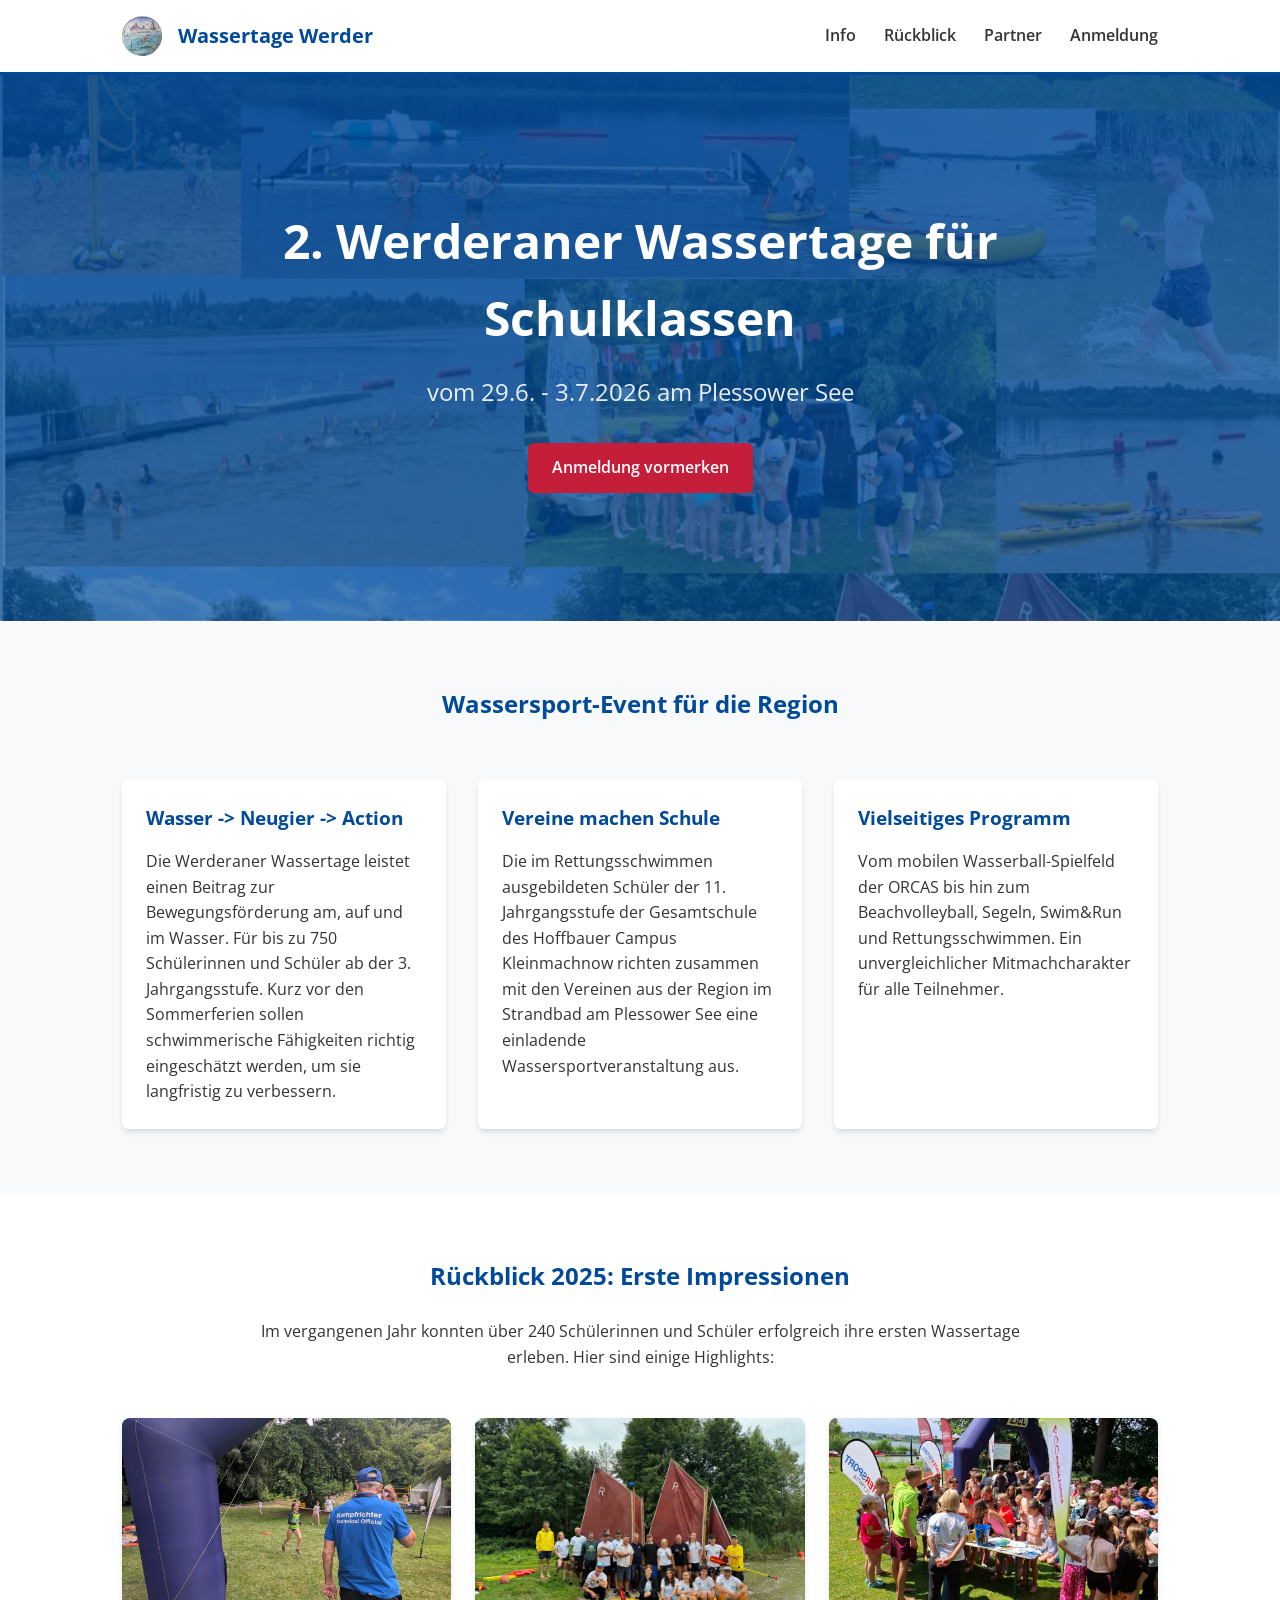
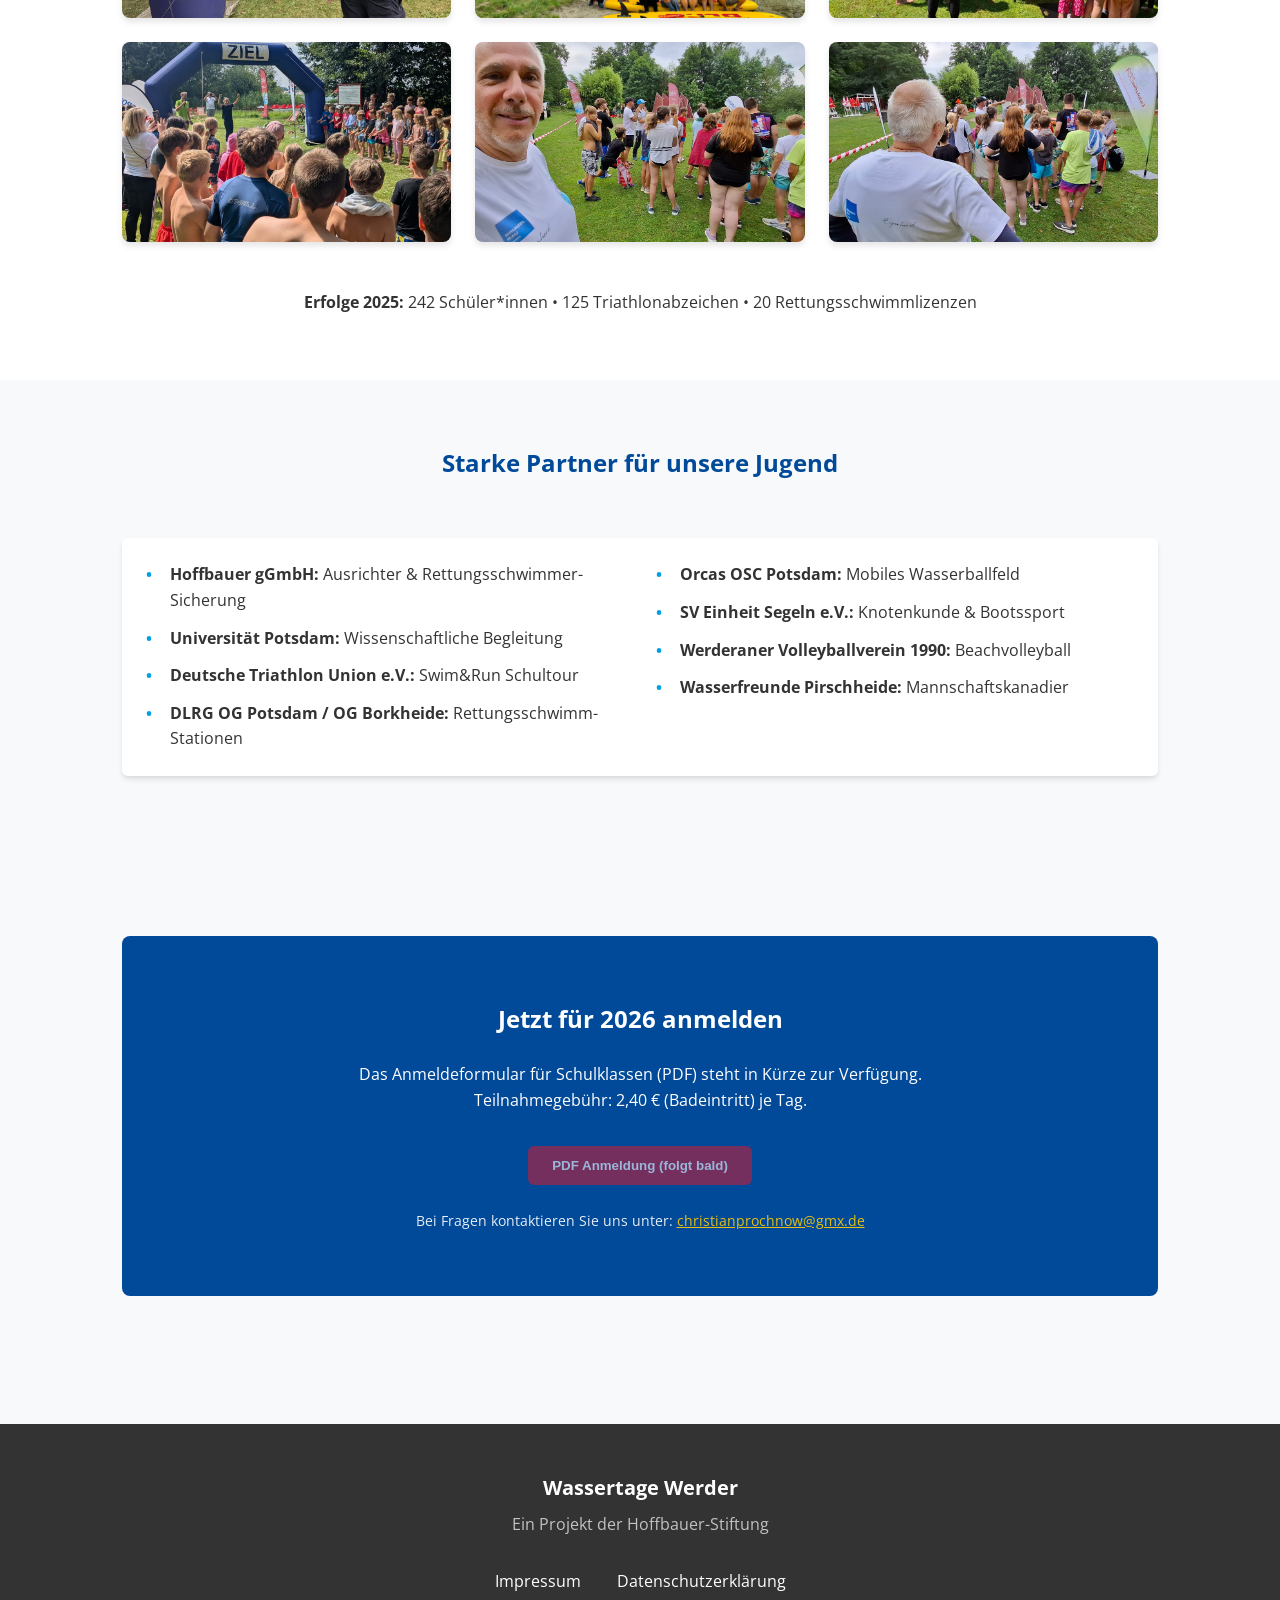
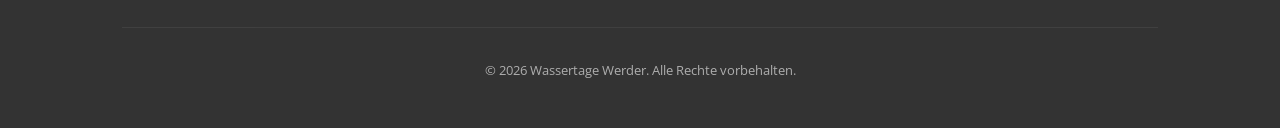
<file: index.html>
<!DOCTYPE html>
<html lang="de">
<head>
    <meta charset="UTF-8">
    <meta name="viewport" content="width=device-width, initial-scale=1.0">
    <title>Wassertage Werder 2026 | 2. Werderaner Wassertage</title>
    <meta name="description" content="2. Werderaner Wassertage für Schulklassen vom 29.6.-3.7.2026 am Plessower See. Sport, Action und Teamgeist.">
    <link rel="stylesheet" href="css/style.css">
</head>
<body>

<header>
    <div class="container nav-inner">
        <a href="index.html" class="logo-container">
            <img src="assets/logo.png" alt="Logo">
            <span>Wassertage Werder</span>
        </a>
        <nav>
            <a href="#about" style="margin-left: 1.5rem; font-weight: 600; color: var(--foreground);">Info</a>
            <a href="#rueckblick" style="margin-left: 1.5rem; font-weight: 600; color: var(--foreground);">Rückblick</a>
            <a href="#partner" style="margin-left: 1.5rem; font-weight: 600; color: var(--foreground);">Partner</a>
            <a href="#anmeldung" style="margin-left: 1.5rem; font-weight: 600; color: var(--foreground);">Anmeldung</a>
        </nav>
    </div>
</header>

<section class="hero">
    <div class="container">
        <h1>2. Werderaner Wassertage für Schulklassen</h1>
        <p>vom 29.6. - 3.7.2026 am Plessower See</p>
        <a href="#anmeldung" class="btn-primary">Anmeldung vormerken</a>
    </div>
</section>

<section class="section" id="about">
    <div class="container">
        <h2 class="section-title">Wassersport-Event für die Region</h2>
        <div class="grid">
            <div class="card">
                <h3>Wasser -> Neugier -> Action</h3>
                <p>Die Werderaner Wassertage leistet einen Beitrag zur Bewegungsförderung am, auf und im Wasser. Für bis zu 750 Schülerinnen und Schüler ab der 3. Jahrgangsstufe. Kurz vor den Sommerferien sollen schwimmerische Fähigkeiten richtig eingeschätzt werden, um sie langfristig zu verbessern.</p>
            </div>
            <div class="card">
                <h3>Vereine machen Schule</h3>
                <p>Die im Rettungsschwimmen ausgebildeten Schüler der 11. Jahrgangsstufe der Gesamtschule des Hoffbauer Campus Kleinmachnow richten zusammen mit den Vereinen aus der Region im Strandbad am Plessower See eine einladende Wassersportveranstaltung aus.</p>
            </div>
            <div class="card">
                <h3>Vielseitiges Programm</h3>
                <p>Vom mobilen Wasserball-Spielfeld der ORCAS bis hin zum Beachvolleyball, Segeln, Swim&Run und Rettungsschwimmen. Ein unvergleichlicher Mitmachcharakter für alle Teilnehmer.</p>
            </div>
        </div>
    </div>
</section>

<section class="section" id="rueckblick" style="background: white;">
    <div class="container">
        <h2 class="section-title">Rückblick 2025: Erste Impressionen</h2>
        <p style="text-align: center; max-width: 800px; margin: -2rem auto 3rem;">Im vergangenen Jahr konnten über 240 Schülerinnen und Schüler erfolgreich ihre ersten Wassertage erleben. Hier sind einige Highlights:</p>
        <div class="rueckblick-grid">
            <div class="rueckblick-card"><img src="assets/rueckblick/1.jpg" alt="Highlight 1"></div>
            <div class="rueckblick-card"><img src="assets/rueckblick/2.jpg" alt="Highlight 2"></div>
            <div class="rueckblick-card"><img src="assets/rueckblick/3.jpg" alt="Highlight 3"></div>
            <div class="rueckblick-card"><img src="assets/rueckblick/4.jpg" alt="Highlight 4"></div>
            <div class="rueckblick-card"><img src="assets/rueckblick/5.jpg" alt="Highlight 5"></div>
            <div class="rueckblick-card"><img src="assets/rueckblick/6.jpg" alt="Highlight 6"></div>
        </div>
        <div style="text-align: center; margin-top: 3rem;">
            <p><strong>Erfolge 2025:</strong> 242 Schüler*innen • 125 Triathlonabzeichen • 20 Rettungsschwimmlizenzen</p>
        </div>
    </div>
</section>

<section class="section" id="partner">
    <div class="container">
        <h2 class="section-title">Starke Partner für unsere Jugend</h2>
        <div class="card">
            <ul class="partner-list">
                <li class="partner-item"><strong>Hoffbauer gGmbH:</strong> Ausrichter & Rettungsschwimmer-Sicherung</li>
                <li class="partner-item"><strong>Universität Potsdam:</strong> Wissenschaftliche Begleitung</li>
                <li class="partner-item"><strong>Deutsche Triathlon Union e.V.:</strong> Swim&Run Schultour</li>
                <li class="partner-item"><strong>DLRG OG Potsdam / OG Borkheide:</strong> Rettungsschwimm-Stationen</li>
                <li class="partner-item"><strong>Orcas OSC Potsdam:</strong> Mobiles Wasserballfeld</li>
                <li class="partner-item"><strong>SV Einheit Segeln e.V.:</strong> Knotenkunde & Bootssport</li>
                <li class="partner-item"><strong>Werderaner Volleyballverein 1990:</strong> Beachvolleyball</li>
                <li class="partner-item"><strong>Wasserfreunde Pirschheide:</strong> Mannschaftskanadier</li>
            </ul>
        </div>
    </div>
</section>

<section class="section" id="anmeldung">
    <div class="container">
        <div class="cta-box">
            <h2>Jetzt für 2026 anmelden</h2>
            <p>Das Anmeldeformular für Schulklassen (PDF) steht in Kürze zur Verfügung.<br>Teilnahmegebühr: 2,40 € (Badeintritt) je Tag.</p>
            <div style="margin-top: 2rem;">
                <button class="btn-primary" disabled style="opacity: 0.6;">PDF Anmeldung (folgt bald)</button>
            </div>
            <p style="margin-top: 1.5rem; font-size: 0.9rem; opacity: 0.9;">Bei Fragen kontaktieren Sie uns unter: <a href="mailto:christianprochnow@gmx.de" style="color: var(--hoffbauer-yellow); text-decoration: underline;">christianprochnow@gmx.de</a></p>
        </div>
    </div>
</section>

<footer>
    <div class="container">
        <div style="margin-bottom: 2rem;">
            <a href="index.html" style="color: white; font-weight: 700; font-size: 1.25rem;">Wassertage Werder</a>
            <p style="opacity: 0.7; margin-top: 0.5rem;">Ein Projekt der Hoffbauer-Stiftung</p>
        </div>
        <div style="margin-bottom: 2rem;">
            <a href="impressum.html" style="color: white; margin: 0 1rem;">Impressum</a>
            <a href="datenschutz.html" style="color: white; margin: 0 1rem;">Datenschutzerklärung</a>
        </div>
        <div style="border-top: 1px solid rgba(255,255,255,0.1); padding-top: 2rem; font-size: 0.8rem; opacity: 0.6;">
            &copy; 2026 Wassertage Werder. Alle Rechte vorbehalten.
        </div>
    </div>
</footer>

</body>
</html>
</file>
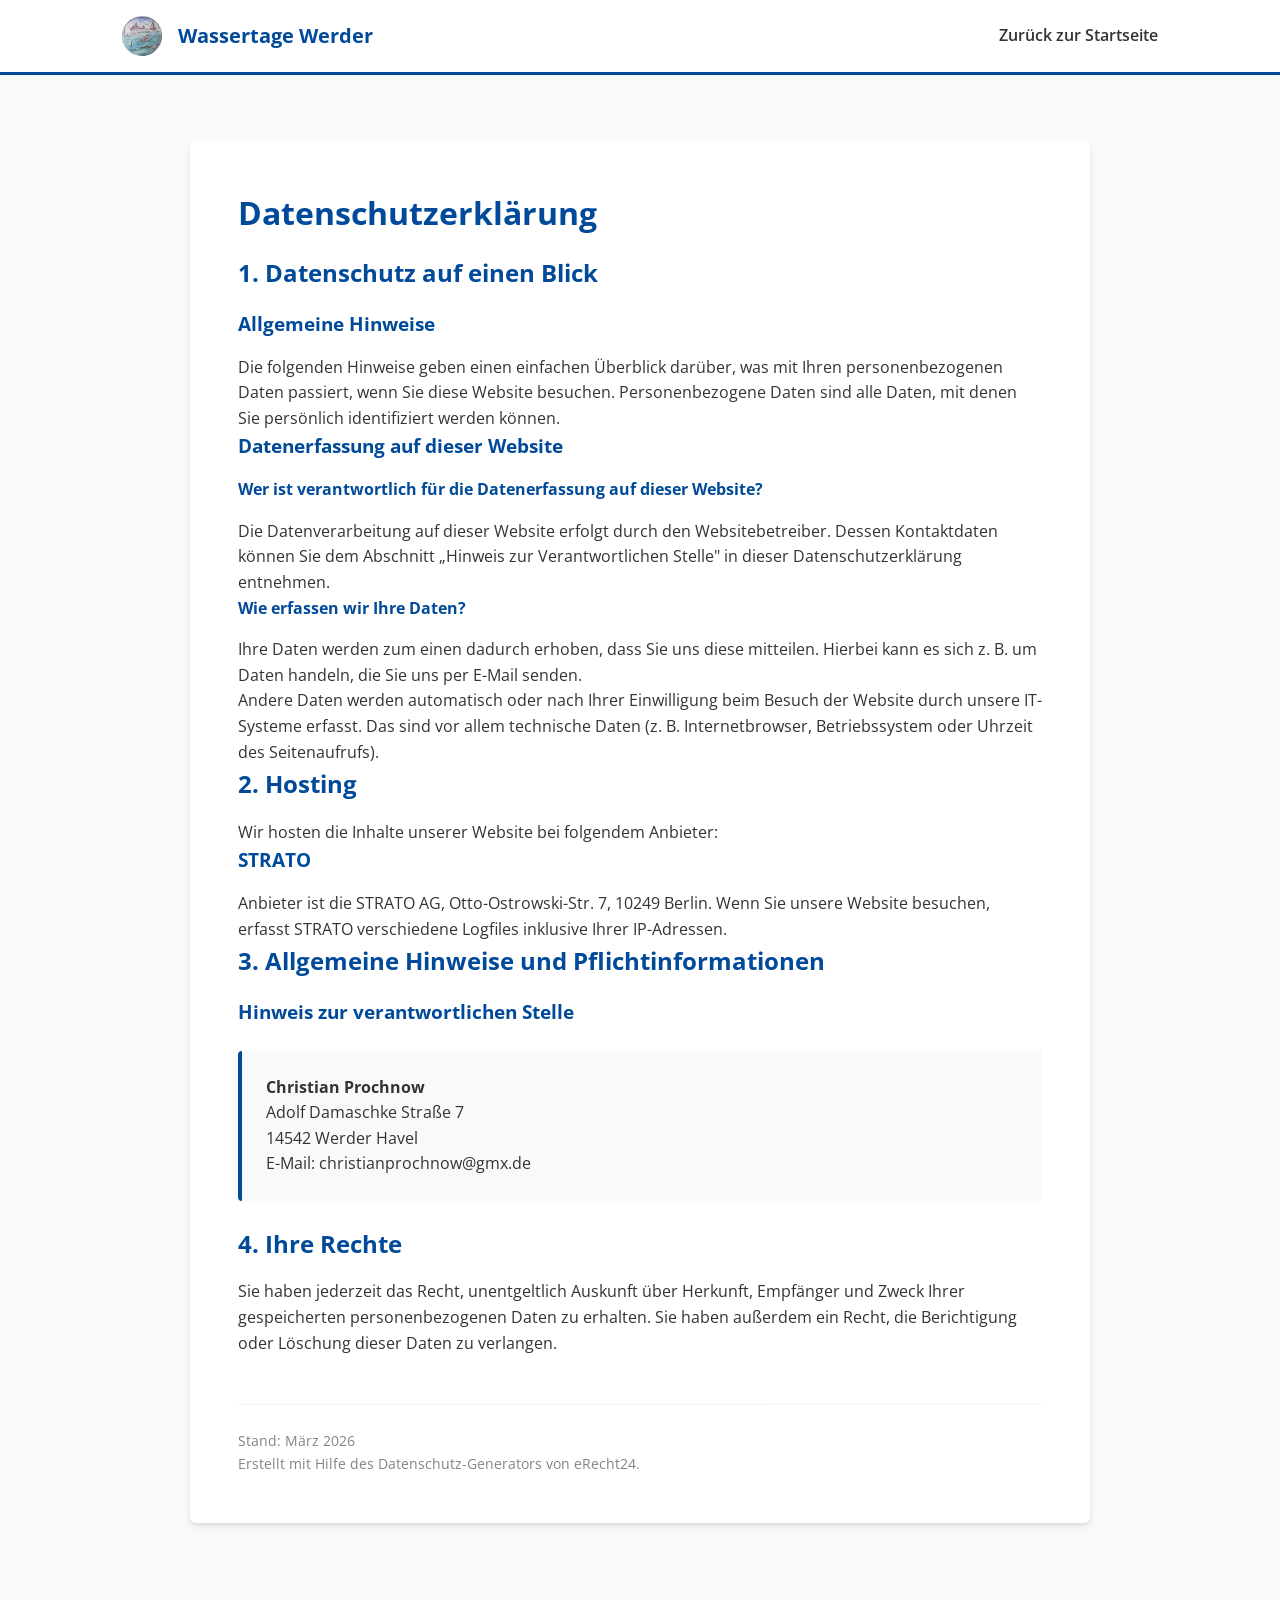
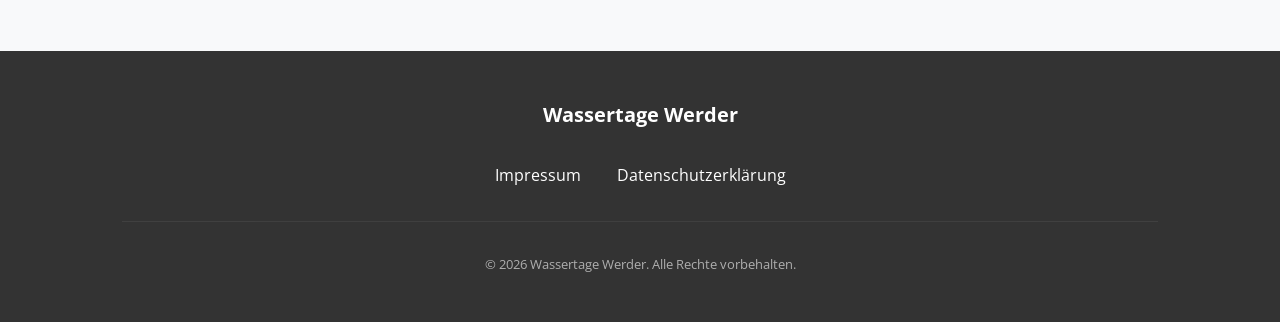
<file: datenschutz.html>
<!DOCTYPE html>
<html lang="de">
<head>
    <meta charset="UTF-8">
    <meta name="viewport" content="width=device-width, initial-scale=1.0">
    <title>Datenschutzerklärung | Wassertage Werder</title>
    <link rel="stylesheet" href="css/style.css">
</head>
<body>

<header>
    <div class="container nav-inner">
        <a href="index.html" class="logo-container">
            <img src="assets/logo.png" alt="Logo">
            <span>Wassertage Werder</span>
        </a>
        <nav>
            <a href="index.html" style="margin-left: 1.5rem; font-weight: 600; color: var(--foreground);">Zurück zur Startseite</a>
        </nav>
    </div>
</header>

<main class="section">
    <div class="container">
        <div class="card" style="max-width: 900px; margin: 0 auto; padding: 3rem;">
            <h1>Datenschutzerklärung</h1>

            <h2>1. Datenschutz auf einen Blick</h2>
            <h3>Allgemeine Hinweise</h3>
            <p>Die folgenden Hinweise geben einen einfachen Überblick darüber, was mit Ihren personenbezogenen Daten passiert, wenn Sie diese Website besuchen. Personenbezogene Daten sind alle Daten, mit denen Sie persönlich identifiziert werden können.</p>

            <h3>Datenerfassung auf dieser Website</h3>
            <h4>Wer ist verantwortlich für die Datenerfassung auf dieser Website?</h4>
            <p>Die Datenverarbeitung auf dieser Website erfolgt durch den Websitebetreiber. Dessen Kontaktdaten können Sie dem Abschnitt „Hinweis zur Verantwortlichen Stelle" in dieser Datenschutzerklärung entnehmen.</p>

            <h4>Wie erfassen wir Ihre Daten?</h4>
            <p>Ihre Daten werden zum einen dadurch erhoben, dass Sie uns diese mitteilen. Hierbei kann es sich z. B. um Daten handeln, die Sie uns per E-Mail senden.</p>
            <p>Andere Daten werden automatisch oder nach Ihrer Einwilligung beim Besuch der Website durch unsere IT-Systeme erfasst. Das sind vor allem technische Daten (z. B. Internetbrowser, Betriebssystem oder Uhrzeit des Seitenaufrufs).</p>

            <h2>2. Hosting</h2>
            <p>Wir hosten die Inhalte unserer Website bei folgendem Anbieter:</p>
            <h3>STRATO</h3>
            <p>Anbieter ist die STRATO AG, Otto-Ostrowski-Str. 7, 10249 Berlin. Wenn Sie unsere Website besuchen, erfasst STRATO verschiedene Logfiles inklusive Ihrer IP-Adressen.</p>

            <h2>3. Allgemeine Hinweise und Pflichtinformationen</h2>
            <h3>Hinweis zur verantwortlichen Stelle</h3>
            <div style="background: var(--hoffbauer-white); padding: 1.5rem; border-radius: 4px; border-left: 4px solid var(--hoffbauer-blue); margin: 1.5rem 0;">
                <p><strong>Christian Prochnow</strong><br>
                Adolf Damaschke Straße 7<br>
                14542 Werder Havel<br>
                E-Mail: christianprochnow@gmx.de</p>
            </div>

            <h2>4. Ihre Rechte</h2>
            <p>Sie haben jederzeit das Recht, unentgeltlich Auskunft über Herkunft, Empfänger und Zweck Ihrer gespeicherten personenbezogenen Daten zu erhalten. Sie haben außerdem ein Recht, die Berichtigung oder Löschung dieser Daten zu verlangen.</p>
            
            <p style="margin-top: 3rem; font-size: 0.9rem; opacity: 0.6; border-top: 1px solid #eee; padding-top: 1.5rem;">
                Stand: März 2026<br>
                Erstellt mit Hilfe des Datenschutz-Generators von eRecht24.
            </p>
        </div>
    </div>
</main>

<footer>
    <div class="container">
        <div style="margin-bottom: 2rem;">
            <a href="index.html" style="color: white; font-weight: 700; font-size: 1.25rem;">Wassertage Werder</a>
        </div>
        <div style="margin-bottom: 2rem;">
            <a href="impressum.html" style="color: white; margin: 0 1rem;">Impressum</a>
            <a href="datenschutz.html" style="color: white; margin: 0 1rem;">Datenschutzerklärung</a>
        </div>
        <div style="border-top: 1px solid rgba(255,255,255,0.1); padding-top: 2rem; font-size: 0.8rem; opacity: 0.6;">
            &copy; 2026 Wassertage Werder. Alle Rechte vorbehalten.
        </div>
    </div>
</footer>

</body>
</html>
</file>
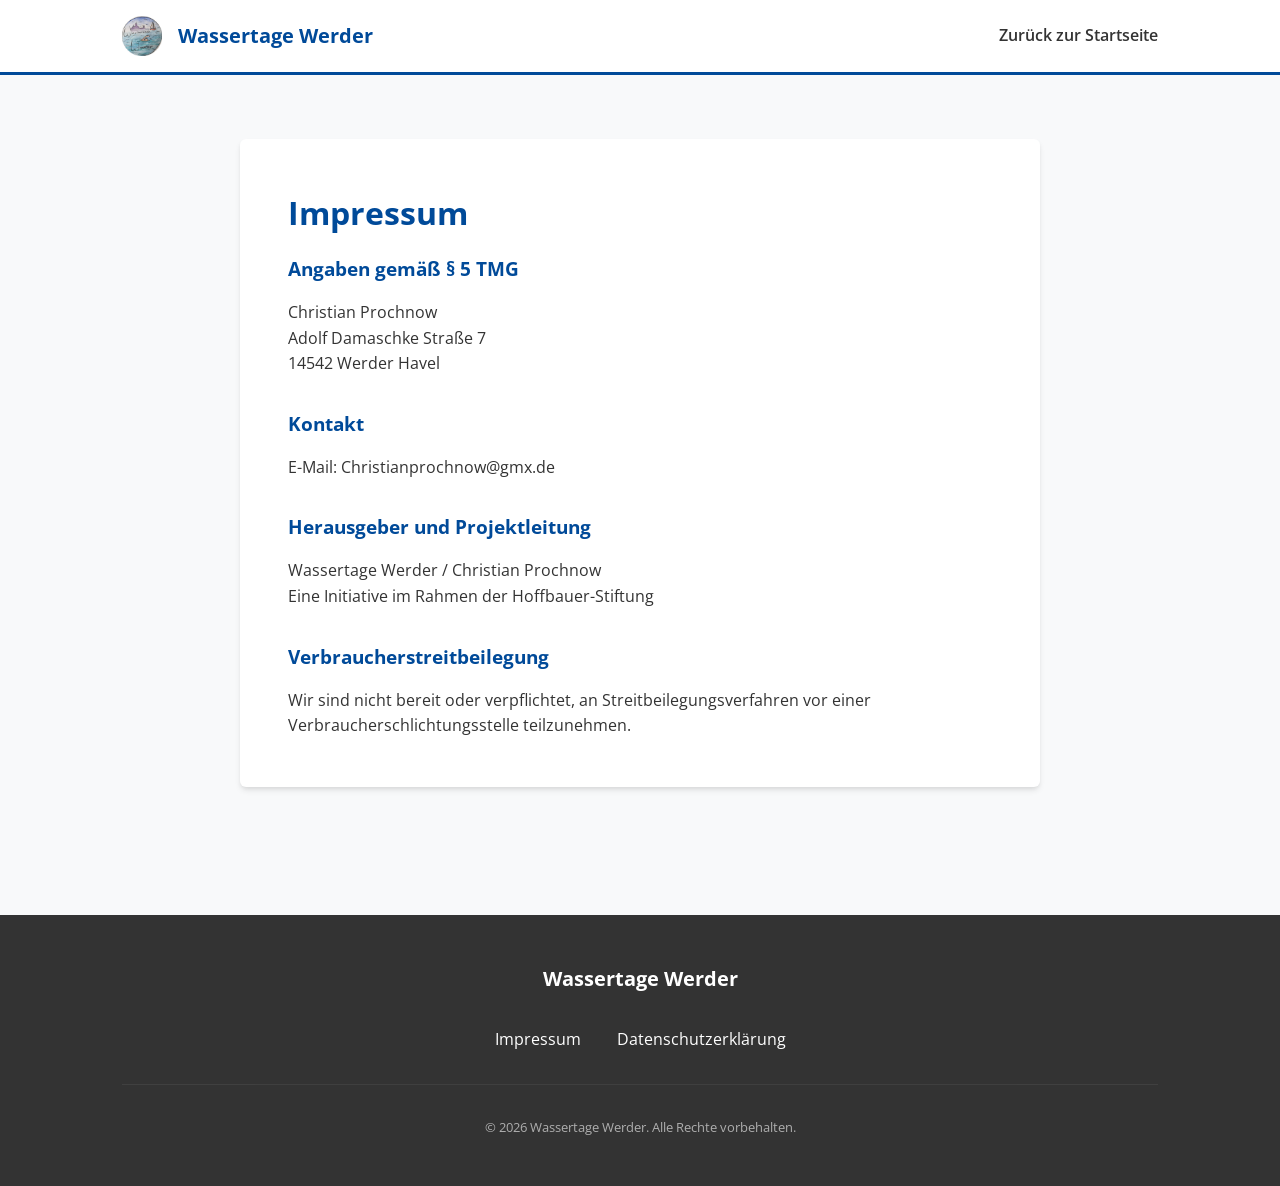
<file: impressum.html>
<!DOCTYPE html>
<html lang="de">
<head>
    <meta charset="UTF-8">
    <meta name="viewport" content="width=device-width, initial-scale=1.0">
    <title>Impressum | Wassertage Werder</title>
    <link rel="stylesheet" href="css/style.css">
</head>
<body>

<header>
    <div class="container nav-inner">
        <a href="index.html" class="logo-container">
            <img src="assets/logo.png" alt="Logo">
            <span>Wassertage Werder</span>
        </a>
        <nav>
            <a href="index.html" style="margin-left: 1.5rem; font-weight: 600; color: var(--foreground);">Zurück zur Startseite</a>
        </nav>
    </div>
</header>

<main class="section">
    <div class="container">
        <div class="card" style="max-width: 800px; margin: 0 auto; padding: 3rem;">
            <h1>Impressum</h1>
            
            <h3>Angaben gemäß § 5 TMG</h3>
            <p>Christian Prochnow<br>
            Adolf Damaschke Straße 7<br>
            14542 Werder Havel</p>

            <h3 style="margin-top: 2rem;">Kontakt</h3>
            <p>E-Mail: Christianprochnow@gmx.de</p>

            <h3 style="margin-top: 2rem;">Herausgeber und Projektleitung</h3>
            <p>Wassertage Werder / Christian Prochnow<br>
            Eine Initiative im Rahmen der Hoffbauer-Stiftung</p>

            <h3 style="margin-top: 2rem;">Verbraucherstreitbeilegung</h3>
            <p>Wir sind nicht bereit oder verpflichtet, an Streitbeilegungsverfahren vor einer Verbraucherschlichtungsstelle teilzunehmen.</p>
        </div>
    </div>
</main>

<footer>
    <div class="container">
        <div style="margin-bottom: 2rem;">
            <a href="index.html" style="color: white; font-weight: 700; font-size: 1.25rem;">Wassertage Werder</a>
        </div>
        <div style="margin-bottom: 2rem;">
            <a href="impressum.html" style="color: white; margin: 0 1rem;">Impressum</a>
            <a href="datenschutz.html" style="color: white; margin: 0 1rem;">Datenschutzerklärung</a>
        </div>
        <div style="border-top: 1px solid rgba(255,255,255,0.1); padding-top: 2rem; font-size: 0.8rem; opacity: 0.6;">
            &copy; 2026 Wassertage Werder. Alle Rechte vorbehalten.
        </div>
    </div>
</footer>

</body>
</html>
</file>
<file: css/style.css>
/* 
 * Hoffbauer-Stiftung Style Guide
 * Adapted for Wassertage Werder and Potsdam
 */

@import url('https://fonts.googleapis.com/css2?family=Open+Sans:wght@400;600;700&display=swap');

:root {
  /* Brand Colors */
  --hoffbauer-blue: #004a99;
  --hoffbauer-sky: #00a0e3;
  --hoffbauer-red: #C41E3A;
  --hoffbauer-green: #7CB342;
  --hoffbauer-yellow: #ffcc00;
  --hoffbauer-grey: #333333;
  --hoffbauer-white: #f8f9fa;

  /* Semantic Variables (Mapping to project variables) */
  --primary: var(--hoffbauer-blue);
  --secondary: var(--hoffbauer-sky);
  --action: var(--hoffbauer-red);
  --highlight: var(--hoffbauer-green);
  --accent: var(--hoffbauer-yellow);
  --foreground: var(--hoffbauer-grey);
  --background: var(--hoffbauer-white);
  
  /* Layout & Spacing */
  --radius: 0.375rem;
  --spacing-section: 4rem;
  --spacing-card: 1.5rem;

  /* Typography */
  --font-family: 'Open Sans', sans-serif;
}

* { box-sizing: border-box; margin: 0; padding: 0; }

body {
  font-family: var(--font-family);
  color: var(--foreground);
  background-color: var(--background);
  line-height: 1.6;
}

h1, h2, h3, h4, h5, h6 {
  color: var(--hoffbauer-blue);
  font-weight: 700;
  margin-bottom: 1rem;
}

a {
  color: var(--secondary);
  text-decoration: none;
  transition: opacity 0.2s ease;
}

a:hover { opacity: 0.8; }

.container {
  max-width: 1100px;
  margin: 0 auto;
  padding: 0 2rem;
}

header {
  background: white;
  padding: 1rem 0;
  border-bottom: 3px solid var(--primary);
  position: sticky;
  top: 0;
  z-index: 100;
}

.nav-inner {
  display: flex;
  justify-content: space-between;
  align-items: center;
}

.logo-container {
  display: flex;
  align-items: center;
  gap: 1rem;
  font-weight: 700;
  color: var(--primary);
  font-size: 1.25rem;
}

.logo-container img { height: 40px; }

.btn-primary {
  background-color: var(--hoffbauer-red);
  color: white;
  padding: 0.75rem 1.5rem;
  border-radius: var(--radius);
  font-weight: 600;
  border: none;
  cursor: pointer;
  display: inline-block;
  transition: opacity 0.2s ease;
}

.btn-primary:hover {
  opacity: 0.9;
}

.btn-accent {
  background-color: var(--hoffbauer-yellow);
  color: var(--hoffbauer-grey);
  padding: 0.75rem 1.5rem;
  border-radius: var(--radius);
  font-weight: 600;
  border: none;
  cursor: pointer;
  display: inline-block;
}

.btn-accent:disabled {
  background-color: #ddd;
  cursor: not-allowed;
  opacity: 0.7;
}

.highlight-event {
  background-color: var(--hoffbauer-green);
  color: white;
  padding: var(--spacing-card);
  border-radius: var(--radius);
}

.highlight-event h3 {
  color: white;
}

.hero {
  background: linear-gradient(rgba(0, 74, 153, 0.85), rgba(0, 74, 153, 0.7)), url('../assets/hero.webp');
  background-size: cover;
  background-position: center;
  color: white;
  text-align: center;
  padding: 8rem 1rem;
}

.hero h1 { color: white; font-size: 3rem; margin-bottom: 1rem; }
.hero p { font-size: 1.5rem; margin-bottom: 2rem; opacity: 0.9; }

.section { padding: var(--spacing-section) 0; }
.section-title { text-align: center; margin-bottom: 3.5rem; }

.grid { display: grid; grid-template-columns: repeat(auto-fit, minmax(300px, 1fr)); gap: 2rem; }

.card {
  background: white;
  border-radius: var(--radius);
  padding: var(--spacing-card);
  box-shadow: 0 4px 6px -1px rgba(0, 0, 0, 0.1), 0 2px 4px -1px rgba(0, 0, 0, 0.06);
}

.partner-list { columns: 2; column-gap: 2rem; list-style: none; }
.partner-item { margin-bottom: 0.75rem; padding-left: 1.5rem; position: relative; }
.partner-item::before { content: "•"; color: var(--secondary); position: absolute; left: 0; font-weight: bold; }

.rueckblick-grid { display: grid; grid-template-columns: repeat(auto-fit, minmax(280px, 1fr)); gap: 1.5rem; }
.rueckblick-card { overflow: hidden; border-radius: 8px; box-shadow: 0 4px 6px rgba(0,0,0,0.1); }
.rueckblick-card img { width: 100%; height: 200px; object-fit: cover; display: block; }

.cta-box { background: var(--primary); color: white; padding: 4rem 2rem; border-radius: 8px; text-align: center; margin-top: 2rem; }
.cta-box h2 { color: white; margin-bottom: 1.5rem; }

footer {
  background: var(--hoffbauer-grey);
  color: white;
  padding: 3rem 0;
  text-align: center;
  margin-top: 4rem;
}

@media (max-width: 768px) {
  .hero h1 { font-size: 2rem; }
  .partner-list { columns: 1; }
  .nav-inner { flex-direction: column; gap: 1rem; }
}
</file>
